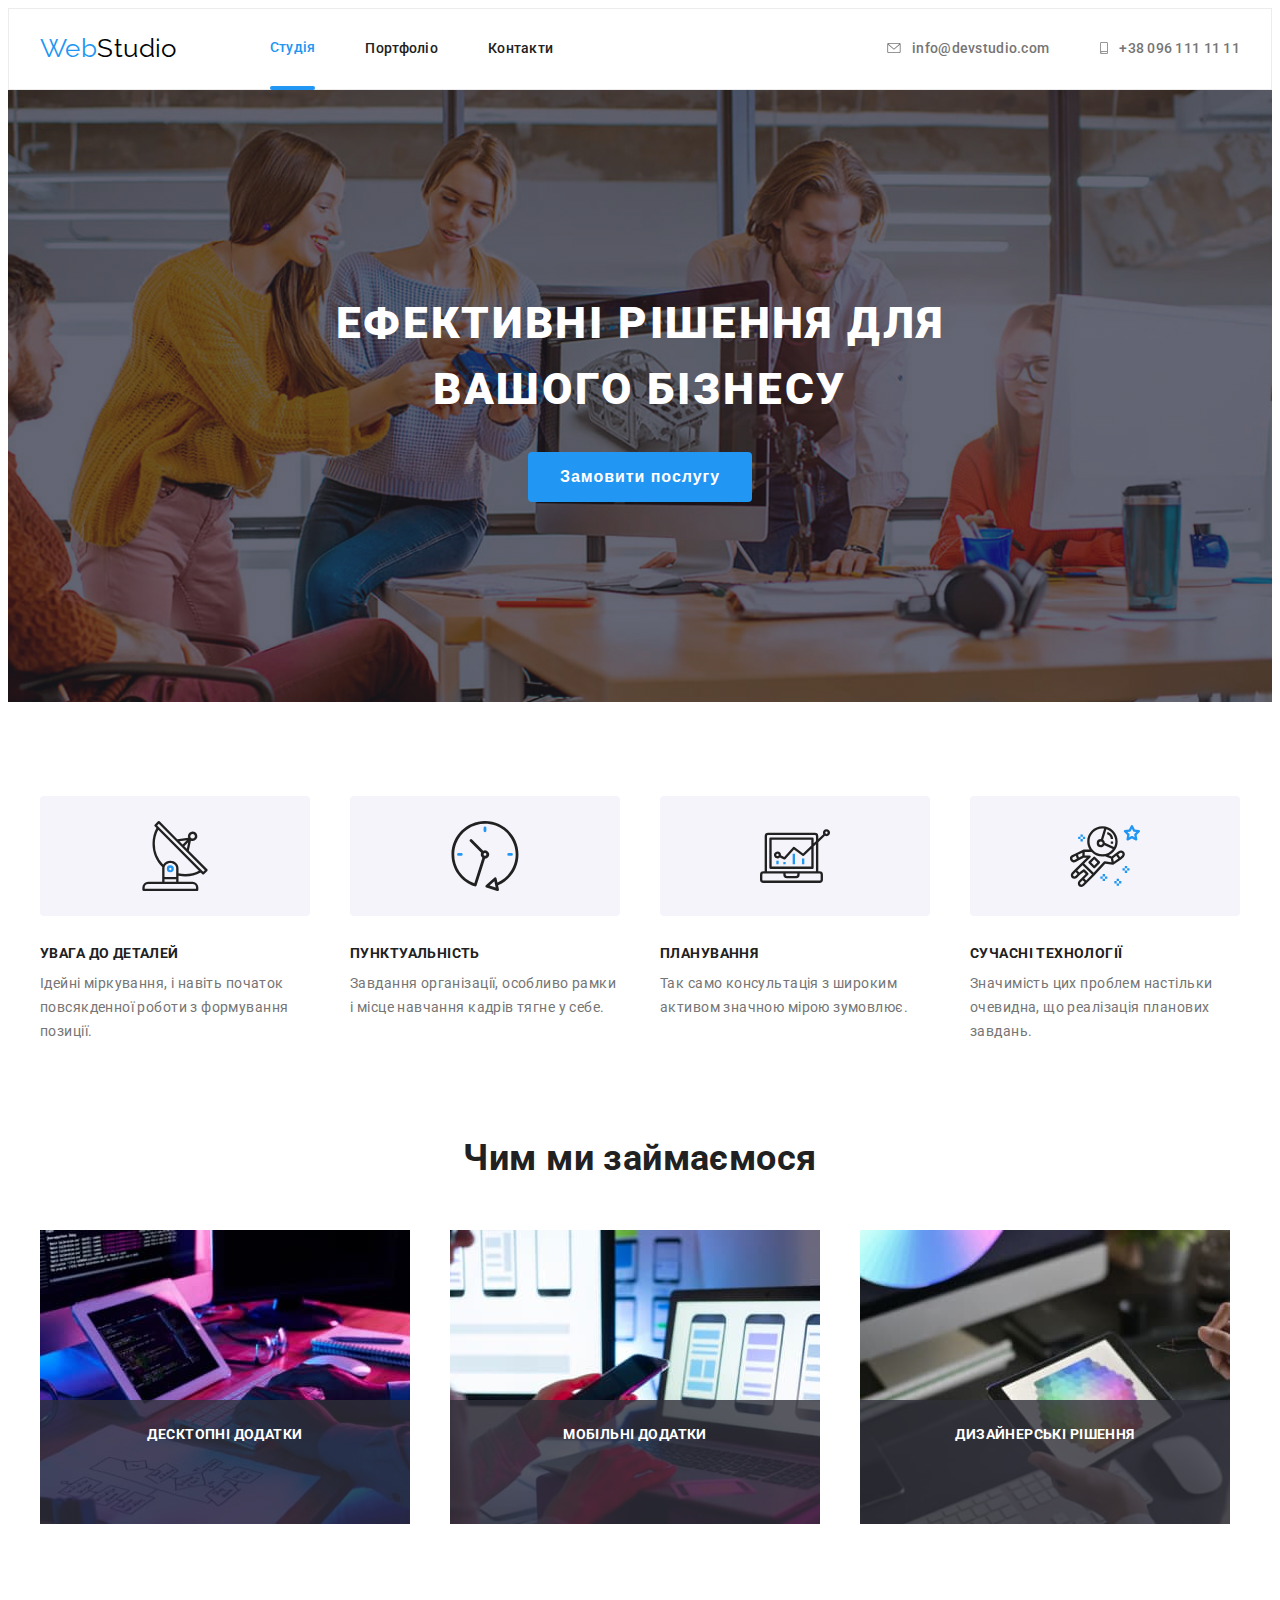
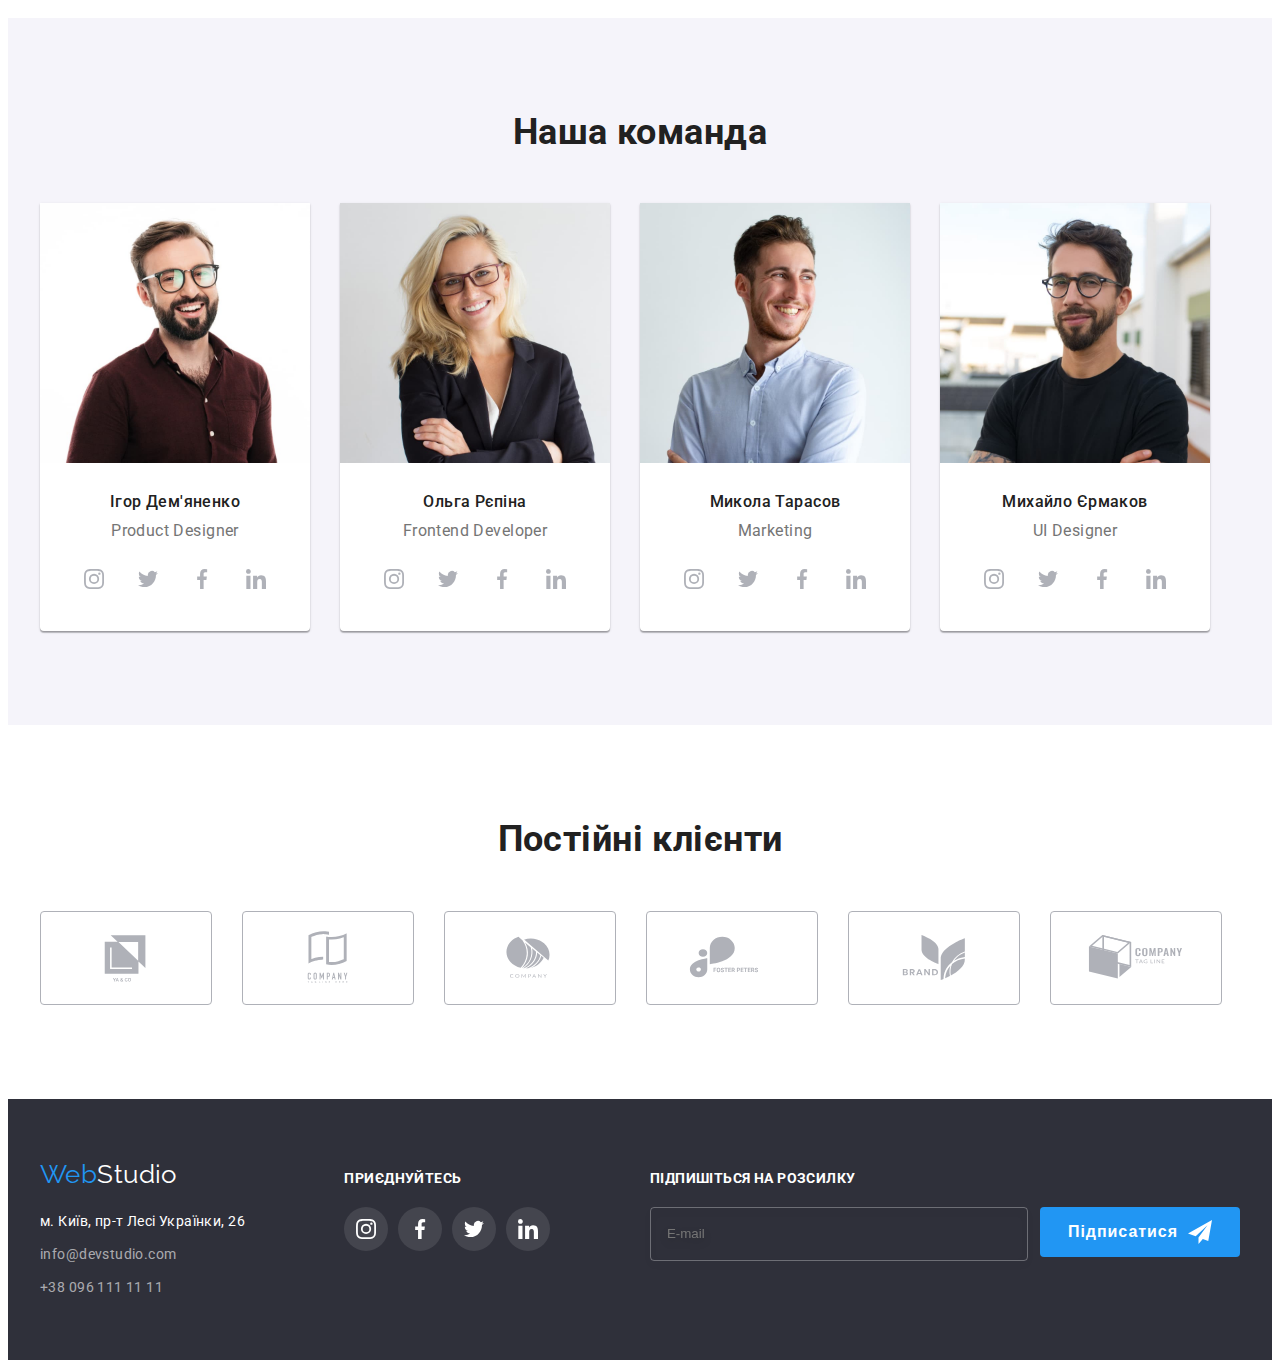
<file: index.html>
<!DOCTYPE html>
<html lang="uk">
  <head>
    <meta charset="UTF-8" />
    <meta http-equiv="X-UA-Compatible" content="IE=edge" />
    <meta name="viewport" content="width=device-width, initial-scale=1.0" />
    <title>Головна</title>
    <link rel="preconnect" href="https://fonts.googleapis.com" />
    <link rel="preconnect" href="https://fonts.gstatic.com" crossorigin />
    <link
      href="https://fonts.googleapis.com/css2?family=Raleway:wght@700&family=Roboto:wght@400;500;700;900&display=swap"
      rel="stylesheet"
    />
    <link
      rel="stylesheet"
      href="https://cdnjs.cloudflare.com/ajax/libs/modern-normalize/1.1.0/modern-normalize.min.css"
      integrity="sha512-wpPYUAdjBVSE4KJnH1VR1HeZfpl1ub8YT/NKx4PuQ5NmX2tKuGu6U/JRp5y+Y8XG2tV+wKQpNHVUX03MfMFn9Q=="
      crossorigin="anonymous"
      referrerpolicy="no-referrer"
    />
    <link rel="stylesheet" href="./CSS/main.min.css" />
  </head>
  <body>
    <header class="header">
      <div class="container header__container">
        <nav class="navigation">
          <a class="logo header_logo link" href="./index.html"
            >Web<span class="logo__part logo__part--dark">Studio</span></a
          >
          <ul class="menu list">
            <li class="menu__item">
              <a class="menu__link link current" href="./index.html">Студія</a>
            </li>
            <li class="menu__item">
              <a class="menu__link link" href="./portolio.html">Портфоліо</a>
            </li>
            <li class="menu__item">
              <a class="menu__link link" href="">Контакти</a>
            </li>
          </ul>
        </nav>
        <div class="contacts header__contacts">
          <ul class="menu list">
            <li class="menu__item">
              <a
                class="menu__link contacts__link link"
                href="mailto:info@devstudio.com"
                >info@devstudio.com
                <svg class="contacts__icon" width="16" height="10">
                  <use href="./images/symbol-defs.svg#icon-envelope"></use></svg
              ></a>
            </li>
            <li class="menu__item">
              <a class="menu__link contacts__link link" href="tel:+380961111111"
                >+38 096 111 11 11
                <svg class="contacts__icon" width="10" height="12">
                  <use href="./images/symbol-defs.svg#icon-smartphone"></use>
                </svg>
              </a>
            </li>
          </ul>
        </div>
      </div>
    </header>
    <main>
      <section class="hero section">
        <div class="container">
          <h1 class="hero__title">Ефективні рішення для вашого бізнесу</h1>
          <button class="btn hero__btn" type="button" data-modal-open>
            Замовити послугу
          </button>
        </div>
      </section>
      <section class="benefits section">
        <div class="container">
          <h2 class="visually-hidden">Переваги</h2>
          <ul class="details list">
            <li class="details__item">
              <div class="details__icon-item">
                <svg class="benefits-icon" width="70" height="70">
                  <use href="./images/symbol-defs.svg#icon-antenna"></use>
                </svg>
              </div>
              <h3 class="details__title list">УВАГА ДО ДЕТАЛЕЙ</h3>
              <p class="details__text">
                Ідейні міркування, і навіть початок повсякденної роботи з
                формування позиції.
              </p>
            </li>
            <li class="details__item">
              <div class="details__icon-item">
                <svg class="benefits-icon" width="70" height="70">
                  <use href="./images/symbol-defs.svg#icon-clock"></use>
                </svg>
              </div>
              <h3 class="details__title list">ПУНКТУАЛЬНІСТЬ</h3>
              <p class="details__text">
                Завдання організації, особливо рамки і місце навчання кадрів
                тягне у себе.
              </p>
            </li>
            <li class="details__item">
              <div class="details__icon-item">
                <svg class="benefits-icon" width="70" height="70">
                  <use href="./images/symbol-defs.svg#icon-diagram"></use>
                </svg>
              </div>
              <h3 class="details__title list">ПЛАНУВАННЯ</h3>
              <p class="details__text">
                Так само консультація з широким активом значною мірою зумовлює.
              </p>
            </li>
            <li class="details__item">
              <div class="details__icon-item">
                <svg class="benefits-icon" width="70" height="70">
                  <use href="./images/symbol-defs.svg#icon-astronaut"></use>
                </svg>
              </div>
              <h3 class="details__title list">СУЧАСНІ ТЕХНОЛОГІЇ</h3>
              <p class="details__text">
                Значимість цих проблем настільки очевидна, що реалізація
                планових завдань.
              </p>
            </li>
          </ul>
        </div>
      </section>
      <section class="activity section">
        <div class="container">
          <h2 class="section-title">Чим ми займаємося</h2>
          <ul class="activity-list list">
            <li class="activity-item">
              <img
                src="./images/img_device1.jpg"
                alt="Дизайн"
                width="370"
                height="294"
              />
              <h3 class="activity-title">Десктопні додатки</h3>
            </li>
            <li class="activity-item">
              <img
                src="./images/img_device2.jpg"
                alt="Дизайн"
                width="370"
                height="294"
              />
              <h3 class="activity-title">Мобільні додатки</h3>
            </li>
            <li class="activity-item">
              <img
                src="./images/img_device3.jpg"
                alt="Дизайн"
                width="370"
                height="294"
              />
              <h3 class="activity-title">Дизайнерські рішення</h3>
            </li>
          </ul>
        </div>
      </section>
      <section class="team section">
        <div class="container">
          <h2 class="section-title">Наша команда</h2>
          <ul class="team-list list">
            <li class="team-item">
              <img
                src="./images/img_team_member1.jpg"
                alt="team member1"
                width="270"
                height="260"
              />
              <div class="team-content">
                <h3 class="team-name">Ігор Дем'яненко</h3>
                <p class="team-text">Product Designer</p>
                <ul class="team-soc-list list">
                  <li class="team-soc-item">
                    <a class="team-soc-link" href="">
                      <svg class="team-soc-icon" width="20" height="20">
                        <use
                          href="./images/symbol-defs.svg#icon-instagram"
                        ></use>
                      </svg>
                    </a>
                  </li>
                  <li class="team-soc-item">
                    <a class="team-soc-link" href="">
                      <svg class="team-soc-icon" width="20" height="20">
                        <use href="./images/symbol-defs.svg#icon-twitter"></use>
                      </svg>
                    </a>
                  </li>
                  <li class="team-soc-item">
                    <a class="team-soc-link" href="">
                      <svg class="team-soc-icon" width="20" height="20">
                        <use
                          href="./images/symbol-defs.svg#icon-facebook"
                        ></use>
                      </svg>
                    </a>
                  </li>
                  <li class="team-soc-item">
                    <a class="team-soc-link" href="">
                      <svg class="team-soc-icon" width="20" height="20">
                        <use
                          href="./images/symbol-defs.svg#icon-linkedin"
                        ></use>
                      </svg>
                    </a>
                  </li>
                </ul>
              </div>
            </li>
            <li class="team-item">
              <img
                src="./images/img_team_member2.jpg"
                alt="team member2"
                width="270"
                height="260"
              />
              <div class="team-content">
                <h3 class="team-name">Ольга Рєпіна</h3>
                <p class="team-text">Frontend Developer</p>
                <ul class="team-soc-list list">
                  <li class="team-soc-item">
                    <a class="team-soc-link" href="">
                      <svg class="team-soc-icon" width="20" height="20">
                        <use
                          href="./images/symbol-defs.svg#icon-instagram"
                        ></use>
                      </svg>
                    </a>
                  </li>
                  <li class="team-soc-item">
                    <a class="team-soc-link" href=""
                      ><svg class="team-soc-icon" width="20" height="20">
                        <use
                          href="./images/symbol-defs.svg#icon-twitter"
                        ></use></svg
                    ></a>
                  </li>
                  <li class="team-soc-item">
                    <a class="team-soc-link" href=""
                      ><svg class="team-soc-icon" width="20" height="20">
                        <use
                          href="./images/symbol-defs.svg#icon-facebook"
                        ></use></svg
                    ></a>
                  </li>
                  <li class="team-soc-item">
                    <a class="team-soc-link" href=""
                      ><svg class="team-soc-icon" width="20" height="20">
                        <use
                          href="./images/symbol-defs.svg#icon-linkedin"
                        ></use></svg
                    ></a>
                  </li>
                </ul>
              </div>
            </li>
            <li class="team-item">
              <img
                src="./images/img_team_member3.jpg"
                alt="team member3"
                width="270"
                height="260"
              />
              <div class="team-content">
                <h3 class="team-name">Микола Тарасов</h3>
                <p class="team-text">Marketing</p>
                <ul class="team-soc-list list">
                  <li class="team-soc-item">
                    <a class="team-soc-link" href=""
                      ><svg class="team-soc-icon" width="20" height="20">
                        <use
                          href="./images/symbol-defs.svg#icon-instagram"
                        ></use></svg
                    ></a>
                  </li>
                  <li class="team-soc-item">
                    <a class="team-soc-link" href=""
                      ><svg class="team-soc-icon" width="20" height="20">
                        <use
                          href="./images/symbol-defs.svg#icon-twitter"
                        ></use></svg
                    ></a>
                  </li>
                  <li class="team-soc-item">
                    <a class="team-soc-link" href=""
                      ><svg class="team-soc-icon" width="20" height="20">
                        <use
                          href="./images/symbol-defs.svg#icon-facebook"
                        ></use></svg
                    ></a>
                  </li>
                  <li class="team-soc-item">
                    <a class="team-soc-link" href=""
                      ><svg class="team-soc-icon" width="20" height="20">
                        <use
                          href="./images/symbol-defs.svg#icon-linkedin"
                        ></use></svg
                    ></a>
                  </li>
                </ul>
              </div>
            </li>
            <li class="team-item">
              <img
                src="./images/img_team_member4.jpg"
                alt="team member4"
                width="270"
                height="260"
              />
              <div class="team-content">
                <h3 class="team-name">Михайло Єрмаков</h3>
                <p class="team-text">UI Designer</p>
                <ul class="team-soc-list list">
                  <li class="team-soc-item">
                    <a class="team-soc-link" href=""
                      ><svg class="team-soc-icon" width="20" height="20">
                        <use
                          href="./images/symbol-defs.svg#icon-instagram"
                        ></use></svg
                    ></a>
                  </li>
                  <li class="team-soc-item">
                    <a class="team-soc-link" href=""
                      ><svg class="team-soc-icon" width="20" height="20">
                        <use
                          href="./images/symbol-defs.svg#icon-twitter"
                        ></use></svg
                    ></a>
                  </li>
                  <li class="team-soc-item">
                    <a class="team-soc-link" href=""
                      ><svg class="team-soc-icon" width="20" height="20">
                        <use
                          href="./images/symbol-defs.svg#icon-facebook"
                        ></use></svg
                    ></a>
                  </li>
                  <li class="team-soc-item">
                    <a class="team-soc-link" href=""
                      ><svg class="team-soc-icon" width="20" height="20">
                        <use
                          href="./images/symbol-defs.svg#icon-linkedin"
                        ></use></svg
                    ></a>
                  </li>
                </ul>
              </div>
            </li>
          </ul>
        </div>
      </section>
      <section class="client section">
        <div class="container">
          <h2 class="section-title">Постійні клієнти</h2>
          <ul class="client-list list">
            <li>
              <a class="client-soc" href="">
                <svg class="client-logo" width="106" height="60">
                  <use href="./images/symbol-defs.svg#icon-Logo1"></use>
                </svg>
              </a>
            </li>
            <li>
              <a class="client-soc" href="">
                <svg class="client-logo" width="106" height="60">
                  <use href="./images/symbol-defs.svg#icon-Logo2"></use>
                </svg>
              </a>
            </li>
            <li>
              <a class="client-soc" href="">
                <svg class="client-logo" width="106" height="60">
                  <use href="./images/symbol-defs.svg#icon-Logo3"></use>
                </svg>
              </a>
            </li>
            <li>
              <a class="client-soc" href="">
                <svg class="client-logo" width="106" height="60">
                  <use href="./images/symbol-defs.svg#icon-Logo4"></use>
                </svg>
              </a>
            </li>
            <li>
              <a class="client-soc" href="">
                <svg class="client-logo" width="106" height="60">
                  <use href="./images/symbol-defs.svg#icon-Logo5"></use>
                </svg>
              </a>
            </li>
            <li>
              <a class="client-soc" href="">
                <svg class="client-logo" width="106" height="60">
                  <use href="./images/symbol-defs.svg#icon-Logo6"></use>
                </svg>
              </a>
            </li>
          </ul>
        </div>
      </section>
    </main>
    <footer class="footer">
      <div class="container footer-content-address">
        <div>
          <a class="logo footer-logo link" href="./index.html"
            >Web<span class="logo__part logo__part--light">Studio</span></a
          >
          <address class="footer-address">
            <ul class="footer-address-list list">
              <li class="footer-item">
                <a
                  class="footer-address-citi link"
                  href="https://goo.gl/maps/vSTLAkK3sx31W2Wp8"
                  target="_blank"
                  >м. Київ, пр-т Лесі Українки, 26</a
                >
              </li>
              <li class="footer-item">
                <a class="footer-address link" href="mailto:info@devstudio.com"
                  >info@devstudio.com</a
                >
              </li>
              <li class="footer-item">
                <a class="footer-address link" href="tel:+380961111111"
                  >+38 096 111 11 11</a
                >
              </li>
            </ul>
          </address>
        </div>
        <div class="footer-soc">
          <h3 class="soc-title">приєднуйтесь</h3>
          <ul class="footer-soc-list list">
            <li class="footer-soc-item">
              <a class="footer-soc-link" href="">
                <svg class="footer-soc-icon" width="20" height="20">
                  <use href="./images/symbol-defs.svg#icon-instagram"></use>
                </svg>
              </a>
            </li>
            <li class="footer-soc-item">
              <a class="footer-soc-link" href="">
                <svg class="footer-soc-icon" width="20" height="20">
                  <use href="./images/symbol-defs.svg#icon-facebook"></use></svg
              ></a>
            </li>
            <li class="footer-soc-item">
              <a class="footer-soc-link" href="">
                <svg class="footer-soc-icon" width="20" height="20">
                  <use href="./images/symbol-defs.svg#icon-twitter"></use></svg
              ></a>
            </li>
            <li class="footer-soc-item">
              <a class="footer-soc-link" href="">
                <svg class="footer-soc-icon" width="20" height="20">
                  <use href="./images/symbol-defs.svg#icon-linkedin"></use></svg
              ></a>
            </li>
          </ul>
        </div>
        <div class="footer-connection">
          <h3 class="connection-title">Підпишіться на розсилку</h3>
          <form class="form-connection">
            <input
              class="footer-connection-input"
              type="email"
              placeholder="E-mail"
              id="email"
            />
            <button type="submit" class="btn connection-btn">
              Підписатися
              <svg class="connection-icon" width="24" height="24">
                <use href="./images/symbol-defs.svg#icon-send"></use>
              </svg>
            </button>
          </form>
        </div>
      </div>
    </footer>
    <div class="backdrop is-hidden" data-modal>
      <div class="modal">
        <button type="button" class="modal-btn" data-modal-close>
          <svg class="modal-icon" width="18" height="18">
            <use href="./images/symbol-defs.svg#icon-close-black"></use>
          </svg>
        </button>
        <p class="modal-title">Залиште свої дані, ми вам передзвонимо</p>
        <form>
          <div class="modal-wrap">
            <label class="modal-label"
              ><span class="modal-label-text">Ім'я</span>
              <span class="inpot-wrap">
                <input class="modal-input" type="text" name="user" />
                <svg class="modal-inpot-icon" width="18" height="18">
                  <use href="./images/symbol-defs.svg#icon-person"></use>
                </svg>
              </span>
            </label>
          </div>
          <div class="modal-wrap">
            <label class="modal-label"
              ><span class="modal-label-text">Телефон</span>
              <span class="inpot-wrap">
                <input class="modal-input" type="tel" name="tel" />
                <svg class="modal-inpot-icon" width="18" height="18">
                  <use href="./images/symbol-defs.svg#icon-phone"></use>
                </svg>
              </span>
            </label>
          </div>
          <div class="modal-wrap">
            <label class="modal-label"
              ><span class="modal-label-text">Пошта</span>
              <span class="inpot-wrap">
                <input class="modal-input" type="email" name="mail" />
                <svg class="modal-inpot-icon" width="18" height="18">
                  <use href="./images/symbol-defs.svg#icon-email"></use>
                </svg>
              </span>
            </label>
          </div>
          <div class="modal-wrap-comment">
            <label class="modal-label-comment"
              ><span class="modal-label-text">Коментар</span>
              <textarea
                class="modal-comment"
                name="user-comment"
                placeholder="Введіть текст"
              ></textarea>
            </label>
          </div>
          <div class="modal-wrap-check">
            <input
              class="input-check visually-hidden"
              type="checkbox"
              name="privacy"
              value="true"
              id="privacy"
            />
            <label for="privacy" class="modal-label-check">
              <span>
                <svg class="check-icon" width="16" height="15">
                  <use href="./images/symbol-defs.svg#icon-check"></use>
                </svg>
              </span>
              Погоджуюся з розсилкою та приймаю
              <a href="">Умови договору</a>
            </label>
          </div>
          <button class="btn form-btn" type="submit">Відправити</button>
        </form>
      </div>
    </div>
    <script src="./js/modal.js"></script>
  </body>
</html>
</file>
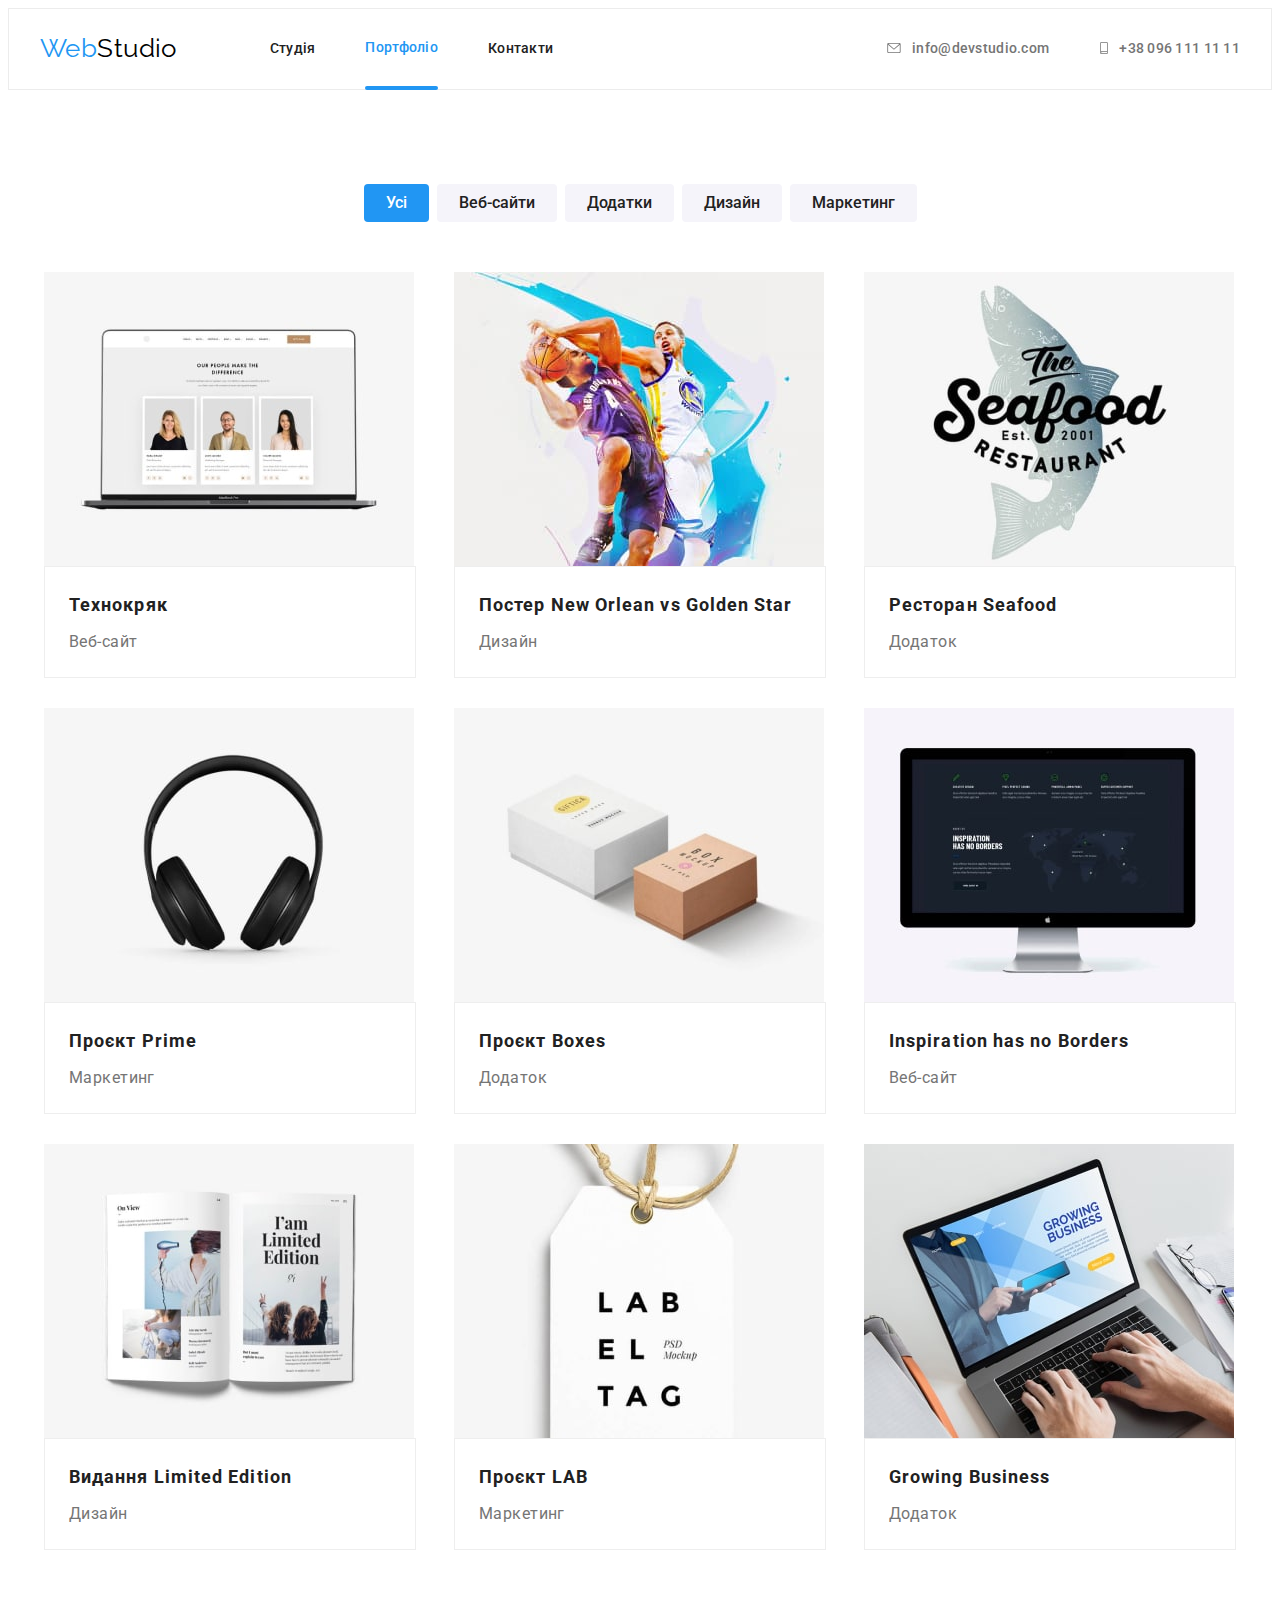
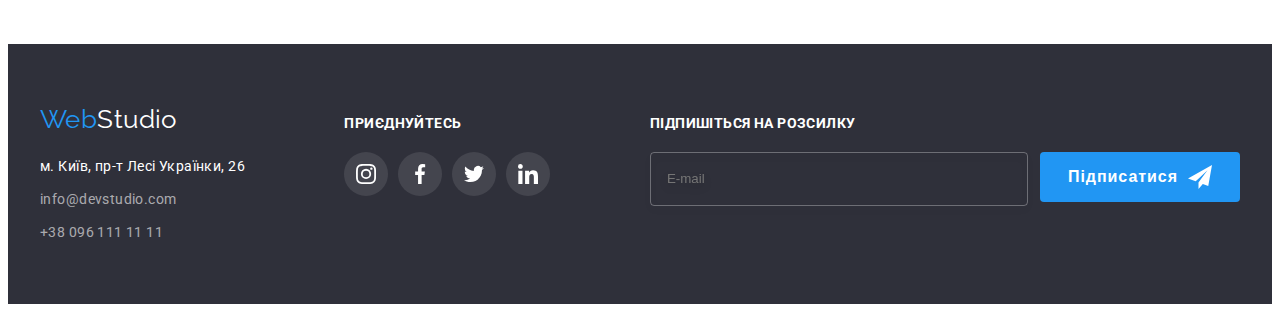
<file: portolio.html>
<!DOCTYPE html>
<html lang="uk">
  <head>
    <meta charset="UTF-8" />
    <meta http-equiv="X-UA-Compatible" content="IE=edge" />
    <meta name="viewport" content="width=device-width, initial-scale=1.0" />
    <title>Портфоліо</title>
    <link rel="preconnect" href="https://fonts.googleapis.com" />
    <link rel="preconnect" href="https://fonts.gstatic.com" crossorigin />
    <link
      href="https://fonts.googleapis.com/css2?family=Raleway:wght@700&family=Roboto:wght@400;500;700;900&display=swap"
      rel="stylesheet"
    />
    <link
      rel="stylesheet"
      href="https://cdnjs.cloudflare.com/ajax/libs/modern-normalize/1.1.0/modern-normalize.min.css"
      integrity="sha512-wpPYUAdjBVSE4KJnH1VR1HeZfpl1ub8YT/NKx4PuQ5NmX2tKuGu6U/JRp5y+Y8XG2tV+wKQpNHVUX03MfMFn9Q=="
      crossorigin="anonymous"
      referrerpolicy="no-referrer"
    />
    <!-- <link rel="stylesheet" href="./CSS/style.css" /> -->
    <link rel="stylesheet" href="./CSS/main.min.css" />
  </head>
  <body>
    <header class="header">
      <div class="container header__container">
        <nav class="navigation">
          <a class="logo header_logo link" href="./index.html"
            >Web<span class="logo__part logo__part--dark">Studio</span></a
          >
          <ul class="menu list">
            <li class="menu__item">
              <a class="menu__link link" href="./index.html">Студія</a>
            </li>
            <li class="menu__item">
              <a class="menu__link link current" href="./portolio.html"
                >Портфоліо</a
              >
            </li>
            <li class="menu__item">
              <a class="menu__link link" href="">Контакти</a>
            </li>
          </ul>
        </nav>
        <div class="contacts header__contacts">
          <ul class="menu list">
            <li class="menu__item">
              <a
                class="menu__link contacts__link link"
                href="mailto:info@devstudio.com"
                >info@devstudio.com
                <svg class="contacts__icon" width="16" height="10">
                  <use href="./images/symbol-defs.svg#icon-envelope"></use></svg
              ></a>
            </li>
            <li class="menu__item">
              <a class="menu__link contacts__link link" href="tel:+380961111111"
                >+38 096 111 11 11
                <svg class="contacts__icon" width="10" height="12">
                  <use href="./images/symbol-defs.svg#icon-smartphone"></use>
                </svg>
              </a>
            </li>
          </ul>
        </div>
      </div>
    </header>
    <main>
      <section class="portfolio section">
        <div class="container">
          <h1 class="visually-hidden">Портфоліо</h1>
          <ul class="portfolio-list">
            <li class="portfolio-item list">
              <button class="portfolio-btn everyone" type="button">Усі</button>
            </li>
            <li class="portfolio-item list">
              <button class="portfolio-btn" type="button">Веб-сайти</button>
            </li>
            <li class="portfolio-item list">
              <button class="portfolio-btn" type="button">Додатки</button>
            </li>
            <li class="portfolio-item list">
              <button class="portfolio-btn" type="button">Дизайн</button>
            </li>
            <li class="portfolio-item list">
              <button class="portfolio-btn" type="button">Маркетинг</button>
            </li>
          </ul>
          <ul class="portfolio-projects-list">
            <li class="portfolio-projects-item list">
              <a class="portfolio-projects-link link" href="">
                <div class="projects-wrap">
                  <img
                    src="./images/img_Technocrack.jpg"
                    alt="Технокряк"
                    width="370"
                    height="294"
                  />
                  <p class="projects-text">
                    Ресурс пропонує комплексні пропозиції з різним рівнем
                    функціоналу та сервісів. Все це дозволить відвідувачу
                    отримати вичерпні відомості про компанію чи приватну особу.
                  </p>
                </div>
                <div class="portfolio-projects-content">
                  <h2 class="portfolio-projects-titl">Технокряк</h2>
                  <p class="portfolio-projects-text">Веб-сайт</p>
                </div>
              </a>
            </li>
            <li class="portfolio-projects-item list">
              <a class="portfolio-projects-link link" href="">
                <div class="projects-wrap">
                  <img
                    src="./images/img_Poster.jpg"
                    alt="Постер New Orlean vs Golden Star"
                    width="370"
                    height="294"
                  />
                  <p class="projects-text">
                    Ресурс пропонує комплексні пропозиції з різним рівнем
                    функціоналу та сервісів. Все це дозволить відвідувачу
                    отримати вичерпні відомості про компанію чи приватну особу.
                  </p>
                </div>
                <div class="portfolio-projects-content">
                  <h2 class="portfolio-projects-titl">
                    Постер New Orlean vs Golden Star
                  </h2>
                  <p class="portfolio-projects-text">Дизайн</p>
                </div>
              </a>
            </li>
            <li class="portfolio-projects-item list">
              <a class="portfolio-projects-link link" href="">
                <div class="projects-wrap">
                  <img
                    src="./images/img_Restaurant.jpg"
                    alt="Ресторан Seafood"
                    width="370"
                    height="294"
                  />
                  <p class="projects-text">
                    Ресурс пропонує комплексні пропозиції з різним рівнем
                    функціоналу та сервісів. Все це дозволить відвідувачу
                    отримати вичерпні відомості про компанію чи приватну особу.
                  </p>
                </div>
                <div class="portfolio-projects-content">
                  <h2 class="portfolio-projects-titl">Ресторан Seafood</h2>
                  <p class="portfolio-projects-text">Додаток</p>
                </div>
              </a>
            </li>
            <li class="portfolio-projects-item list">
              <a class="portfolio-projects-link link" href="">
                <div class="projects-wrap">
                  <img
                    src="./images/img_Project_Prime.jpg"
                    alt="Проєкт Prime"
                    width="370"
                    height="294"
                  />
                  <p class="projects-text">
                    Ресурс пропонує комплексні пропозиції з різним рівнем
                    функціоналу та сервісів. Все це дозволить відвідувачу
                    отримати вичерпні відомості про компанію чи приватну особу.
                  </p>
                </div>
                <div class="portfolio-projects-content">
                  <h2 class="portfolio-projects-titl">Проєкт Prime</h2>
                  <p class="portfolio-projects-text">Маркетинг</p>
                </div>
              </a>
            </li>
            <li class="portfolio-projects-item list">
              <a class="portfolio-projects-link link" href="">
                <div class="projects-wrap">
                  <img
                    src="./images/img_Project_Boxes.jpg"
                    alt="Проєкт Boxes"
                    width="370"
                    height="294"
                  />
                  <p class="projects-text">
                    Ресурс пропонує комплексні пропозиції з різним рівнем
                    функціоналу та сервісів. Все це дозволить відвідувачу
                    отримати вичерпні відомості про компанію чи приватну особу.
                  </p>
                </div>
                <div class="portfolio-projects-content">
                  <h2 class="portfolio-projects-titl">Проєкт Boxes</h2>
                  <p class="portfolio-projects-text">Додаток</p>
                </div>
              </a>
            </li>
            <li class="portfolio-projects-item list">
              <a class="portfolio-projects-link link" href="">
                <div class="projects-wrap">
                  <img
                    src="./images/img_Inspiration_has_no_Borders.jpg"
                    alt="Inspiration has no Borders"
                    width="370"
                    height="294"
                  />
                  <p class="projects-text">
                    Ресурс пропонує комплексні пропозиції з різним рівнем
                    функціоналу та сервісів. Все це дозволить відвідувачу
                    отримати вичерпні відомості про компанію чи приватну особу.
                  </p>
                </div>
                <div class="portfolio-projects-content">
                  <h2 class="portfolio-projects-titl">
                    Inspiration has no Borders
                  </h2>
                  <p class="portfolio-projects-text">Веб-сайт</p>
                </div>
              </a>
            </li>
            <li class="portfolio-projects-item list">
              <a class="portfolio-projects-link link" href="">
                <div class="projects-wrap">
                  <img
                    src="./images/img_EditionLimitedEdition.jpg"
                    alt="Видання Limited Edition"
                    width="370"
                    height="294"
                  />
                  <p class="projects-text">
                    Ресурс пропонує комплексні пропозиції з різним рівнем
                    функціоналу та сервісів. Все це дозволить відвідувачу
                    отримати вичерпні відомості про компанію чи приватну особу.
                  </p>
                </div>
                <div class="portfolio-projects-content">
                  <h2 class="portfolio-projects-titl">
                    Видання Limited Edition
                  </h2>
                  <p class="portfolio-projects-text">Дизайн</p>
                </div>
              </a>
            </li>
            <li class="portfolio-projects-item list">
              <a class="portfolio-projects-link link" href="">
                <div class="projects-wrap">
                  <img
                    src="./images/img_Project_LAB.jpg"
                    alt="Проєкт LAB"
                    width="370"
                    height="294"
                  />
                  <p class="projects-text">
                    Ресурс пропонує комплексні пропозиції з різним рівнем
                    функціоналу та сервісів. Все це дозволить відвідувачу
                    отримати вичерпні відомості про компанію чи приватну особу.
                  </p>
                </div>
                <div class="portfolio-projects-content">
                  <h2 class="portfolio-projects-titl">Проєкт LAB</h2>
                  <p class="portfolio-projects-text">Маркетинг</p>
                </div>
              </a>
            </li>
            <li class="portfolio-projects-item list">
              <a class="portfolio-projects-link link" href="">
                <div class="projects-wrap">
                  <img
                    src="./images/img_Growing_Business.jpg"
                    alt="Growing Business"
                    width="370"
                    height="294"
                  />
                  <p class="projects-text">
                    Ресурс пропонує комплексні пропозиції з різним рівнем
                    функціоналу та сервісів. Все це дозволить відвідувачу
                    отримати вичерпні відомості про компанію чи приватну особу.
                  </p>
                </div>
                <div class="portfolio-projects-content">
                  <h2 class="portfolio-projects-titl">Growing Business</h2>
                  <p class="portfolio-projects-text">Додаток</p>
                </div>
              </a>
            </li>
          </ul>
        </div>
      </section>
    </main>
    <footer class="footer">
      <div class="container footer-content-address">
        <div>
          <a class="logo footer-logo link" href="./index.html"
            >Web<span class="logo__part logo__part--light">Studio</span></a
          >
          <address class="footer-address">
            <ul class="footer-address-list list">
              <li class="footer-item">
                <a
                  class="footer-address-citi link"
                  href="https://goo.gl/maps/vSTLAkK3sx31W2Wp8"
                  target="_blank"
                  >м. Київ, пр-т Лесі Українки, 26</a
                >
              </li>
              <li class="footer-item">
                <a class="footer-address link" href="mailto:info@devstudio.com"
                  >info@devstudio.com</a
                >
              </li>
              <li class="footer-item">
                <a class="footer-address link" href="tel:+380961111111"
                  >+38 096 111 11 11</a
                >
              </li>
            </ul>
          </address>
        </div>
        <div class="footer-soc">
          <h3 class="soc-title">приєднуйтесь</h3>
          <ul class="footer-soc-list list">
            <li class="footer-soc-item">
              <a class="footer-soc-link" href="">
                <svg class="footer-soc-icon" width="20" height="20">
                  <use href="./images/symbol-defs.svg#icon-instagram"></use>
                </svg>
              </a>
            </li>
            <li class="footer-soc-item">
              <a class="footer-soc-link" href="">
                <svg class="footer-soc-icon" width="20" height="20">
                  <use href="./images/symbol-defs.svg#icon-facebook"></use></svg
              ></a>
            </li>
            <li class="footer-soc-item">
              <a class="footer-soc-link" href="">
                <svg class="footer-soc-icon" width="20" height="20">
                  <use href="./images/symbol-defs.svg#icon-twitter"></use></svg
              ></a>
            </li>
            <li class="footer-soc-item">
              <a class="footer-soc-link" href="">
                <svg class="footer-soc-icon" width="20" height="20">
                  <use href="./images/symbol-defs.svg#icon-linkedin"></use></svg
              ></a>
            </li>
          </ul>
        </div>
        <div class="footer-connection">
          <h3 class="connection-title">Підпишіться на розсилку</h3>
          <form class="form-connection">
            <input
              class="footer-connection-input"
              type="email"
              placeholder="E-mail"
              id="email"
            />
            <button type="submit" class="btn connection-btn">
              Підписатися
              <svg class="connection-icon" width="24" height="24">
                <use href="./images/symbol-defs.svg#icon-send"></use>
              </svg>
            </button>
          </form>
        </div>
      </div>
    </footer>
  </body>
</html>
</file>
<file: CSS/main.min.css>
:root{--link-text-color: #212121;--title-color: #212121;--text-color: #757575;--contacts-color: #757575;--accent-color: #2196f3;--team-name-color: #212121;--hero-color: #ffffff}.visually-hidden{position:absolute;width:1px;height:1px;margin:-1px;border:0;padding:0;white-space:nowrap;-webkit-clip-path:inset(100%);clip-path:inset(100%);clip:rect(0 0 0 0);overflow:hidden}p,h1,h2,h3,h4,h5,h6{margin:0px}ul,ol{margin:0;padding-left:0}img{display:block;max-width:100%;height:auto}body{font-family:"Roboto",sans-serif;color:var(--title-color);letter-spacing:.03em;font-size:14px}.link{text-decoration:none}.list{list-style:none}.container{width:1200px;padding-left:15px;padding-right:15px;margin:0 auto}.btn{font-weight:700;font-size:16px;line-height:1.88;display:block;text-align:center;letter-spacing:.06em;color:var(--hero-color);cursor:pointer;margin:0 auto;background:var(--accent-color);border-radius:4px;border:none;height:50px}.section{padding-top:94px;padding-bottom:94px}.section-title{font-size:36px;line-height:1.16;text-align:center;margin-bottom:50px}.logo{font-family:"Raleway",sans-serif;font-style:normal;font-size:26px;line-height:1.1923076923;color:var(--accent-color)}.logo__part--dark{color:#000}.logo__part--light{color:var(--hero-color)}.backdrop{position:fixed;width:100%;height:100%;left:0px;top:0px;background:rgba(0,0,0,.2);transition:opacity 250ms linear,visibility 250ms linear}.modal{width:528px;height:581px;background-color:var(--hero-color);box-shadow:0px 1px 3px rgba(0,0,0,.12),0px 1px 1px rgba(0,0,0,.14),0px 2px 1px rgba(0,0,0,.2);border-radius:4px;position:absolute;top:50%;left:50%;transform:translate(-50%, -50%) scaleX(1);transition:transform 250ms linear;padding:40px}.backdrop.is-hidden .modal{transform:translate(-50%, -50%) scaleX(0)}.modal-btn{width:30px;height:30px;background:var(--hero-color);border:1px solid rgba(0,0,0,.1);border-radius:50%;position:absolute;top:8px;right:8px;display:flex;justify-content:center;align-items:center;padding:0;cursor:pointer}.modal-btn:focus .modal-icon{fill:var(--accent-color)}.is-hidden{opacity:0;visibility:hidden;pointer-events:none}.modal-title{font-weight:700;font-size:20px;line-height:1.15;text-align:center;margin-bottom:12px}.modal-input{width:100%;height:40px;border:1px solid rgba(33,33,33,.2);border-radius:4px;outline:rgba(0,0,0,0);transition:border-color 250ms cubic-bezier(0.4, 0, 0.2, 1);padding-left:42px}.modal-input:focus{border-color:var(--accent-color)}.modal-wrap-comment{margin-bottom:20px}.modal-wrap{margin-bottom:10px}.inpot-wrap{display:block;position:relative}.modal-inpot-icon{position:absolute;top:50%;transform:translateY(-50%);left:12px;fill:var(--team-name-color)}.modal-input:focus+.modal-inpot-icon{fill:var(--accent-color)}.modal-comment{display:block;width:100%;height:120px;border:1px solid rgba(33,33,33,.2);border-radius:4px;padding:12px 16px;resize:none;outline:rgba(0,0,0,0);transition:border-color 250ms cubic-bezier(0.4, 0, 0.2, 1)}.modal-comment:focus{border-color:var(--accent-color)}.modal-comment::-moz-placeholder{font-size:12px;line-height:1.16;letter-spacing:.01em;color:rgba(117,117,117,.5)}.modal-comment:-ms-input-placeholder{font-size:12px;line-height:1.16;letter-spacing:.01em;color:rgba(117,117,117,.5)}.modal-comment::placeholder{font-size:12px;line-height:1.16;letter-spacing:.01em;color:rgba(117,117,117,.5)}.modal-label-comment{display:block}.modal-label-text{font-size:12px;line-height:1.1666666667;letter-spacing:.01em;color:var(--text-color);display:block;margin-bottom:4px}.modal-label{display:block}.modal-label-check{line-height:1.7142857143;color:var(--text-color);display:flex;justify-content:center;align-items:center}.modal-label-check a{color:var(--accent-color)}.modal-label-check span{width:16px;height:15px;border:2px solid #212121;border-radius:2px;margin-right:8px;display:flex;justify-content:center;align-items:center;fill:rgba(0,0,0,0);transition:border-color 250ms cubic-bezier(0.4, 0, 0.2, 1)}.modal-wrap-check{margin-bottom:30px}.input-check:checked+.modal-label-check span{background-color:var(--accent-color);border-color:rgba(0,0,0,0);fill:var(--hero-color)}.input-check:focus+.modal-label-check span{border-color:var(--accent-color)}.form-btn{min-width:200px;padding:10px 32px;transition:box-shadow 250ms cubic-bezier(0.4, 0, 0.2, 1)}.form-btn:hover,.form-btn:focus{box-shadow:0px 4px 4px rgba(0,0,0,.15)}.header{border:1px solid #ececec;padding-top:24px;padding-bottom:25px}.header__container{display:flex;align-items:center}.navigation{display:flex;align-items:center}.header_logo{margin-right:93px}.menu{display:flex;gap:50px}.menu__link{font-weight:500;line-height:1.14;letter-spacing:.02em;color:var(--link-text-color);transition:color 250ms cubic-bezier(0.4, 0, 0.2, 1)}.header__contacts{margin-left:auto}.menu__link:hover,.menu__link:focus{color:var(--accent-color)}.contacts__link,.contacts__icon{color:var(--contacts-color)}.contacts__icon{margin-right:10px;fill:currentColor}.contacts__link:hover .contacts__icon,.contacts__link:focus .contacts__icon{fill:var(--accent-color)}.contacts__link{display:flex;flex-direction:row-reverse;align-items:center}.contacts__link:hover,.contacts__link:focus{color:var(--accent-color)}.current{color:var(--accent-color);display:flex;position:relative}.current::after{content:"";width:100%;height:4px;background:var(--accent-color);border-radius:2px;position:absolute;bottom:-34px}.hero{background-color:#2f303a;padding-top:200px;padding-bottom:200px;background-image:linear-gradient(rgba(47, 48, 58, 0.4), rgba(47, 48, 58, 0.4)),url(../images/Img_hero.jpg);max-width:1600px;margin:0 auto;background-repeat:no-repeat;background-position:center;background-size:cover}.hero__title{font-weight:900;font-size:44px;line-height:1.5;text-align:center;letter-spacing:.06em;text-transform:uppercase;color:var(--hero-color);max-width:696px;margin:0 auto}.hero__btn{padding:10px 32px;min-width:216px;margin-top:30px;transition:box-shadow 250ms cubic-bezier(0.4, 0, 0.2, 1)}.hero__btn:hover,.hero__btn:focus{box-shadow:0px 4px 4px rgba(0,0,0,.15)}.details{display:flex;justify-content:space-between;gap:30px}.details__title{font-size:14px;line-height:1.14;text-transform:uppercase;margin-bottom:10px}.details__text{line-height:1.71;color:var(--text-color);max-width:270px}.details__icon-item{width:270px;height:120px;background:#f5f4fa;border-radius:4px;display:flex;justify-content:center;align-items:center;gap:30px;margin-bottom:30px}.activity{padding-top:0}.activity-list{display:flex;gap:30px}.activity-item{width:calc((100% - 60px)/3);position:relative}.activity-title{font-size:14px;line-height:1.14;text-align:center;text-transform:uppercase;color:var(--hero-color)}.activity-title{width:370px;height:70px;background:rgba(47,48,58,.8);padding:27px 0;position:absolute;bottom:0}.team{background:#f5f4fa}.team-content{padding:30px 0;max-width:270px}.team-item{width:calc((100% - 120px)/4);background:var(--hero-color);box-shadow:0px 1px 3px rgba(0,0,0,.12),0px 1px 1px rgba(0,0,0,.14),0px 2px 1px rgba(0,0,0,.2);border-radius:0px 0px 4px 4px}.team-list{display:flex;gap:30px}.team-name{font-weight:500;font-size:16px;line-height:1.18;text-align:center;margin-bottom:10px}.team-text{font-size:16px;line-height:1.18;text-align:center;color:var(--text-color);margin-bottom:16px}.team-soc-link{width:44px;height:44px;border-radius:50%;background-color:var(--hero-color);display:flex;justify-content:center;align-items:center;transition:background-color 250ms cubic-bezier(0.4, 0, 0.2, 1)}.team-soc-link:hover,.team-soc-link:focus{background-color:var(--accent-color)}.team-soc-icon{fill:#afb1b8;transition:fill 250ms cubic-bezier(0.4, 0, 0.2, 1)}.team-soc-link:hover .team-soc-icon,.team-soc-link:focus .team-soc-icon{fill:#fff}.team-soc-list{display:flex;gap:10px;justify-content:center}.team-soc-item{gap:10px}.client-list{display:flex;gap:30px}.client-soc{width:170px;height:92px;border:1px solid #afb1b8;border-radius:4px;background-color:var(--hero-color);display:flex;justify-content:center;align-items:center;cursor:pointer;transition:border 250ms cubic-bezier(0.4, 0, 0.2, 1)}.client-soc:hover,.client-soc:focus{border:1px solid var(--accent-color)}.client-logo{fill:#afb1b8;transition:fill 250ms cubic-bezier(0.4, 0, 0.2, 1)}.client-soc:hover .client-logo,.client-soc:focus .client-logo{fill:var(--accent-color)}.footer{background-color:#2f303a;padding:60px 0}.footer-logo{display:block;margin-bottom:20px}.footer-address-citi{font-style:normal;line-height:1.71;color:var(--hero-color)}.footer-address{font-style:normal;line-height:1.71;color:rgba(255,255,255,.6);transition:color 250ms cubic-bezier(0.4, 0, 0.2, 1)}.footer-address:hover,.footer-address:focus{color:var(--accent-color)}.footer-item:not(:last-child){margin-bottom:9px}.footer-content-address{display:flex;align-items:baseline;justify-content:space-between}.footer-connection-input{min-width:358px;height:50px;border:1px solid rgba(255,255,255,.3);filter:drop-shadow(0px 4px 4px rgba(0, 0, 0, 0.15));border-radius:4px;background-color:rgba(0,0,0,0);color:#fff;margin-right:12px;padding-left:16px}.form-connection{display:flex}.connection-btn{min-width:200px;padding:10px 28px;display:flex;align-items:center;justify-content:center}.connection-icon{fill:var(--hero-color);margin-left:10px}.soc-title,.connection-title{font-size:14px;line-height:1.14;text-transform:uppercase;color:var(--hero-color);margin-bottom:20px}.footer-soc-link{width:44px;height:44px;border-radius:50%;background-color:rgba(255,255,255,.1);display:flex;justify-content:center;align-items:center;transition:background-color 250ms cubic-bezier(0.4, 0, 0.2, 1)}.footer-soc-link:hover,.footer-soc-link:focus{background-color:var(--accent-color)}.footer-soc-icon{fill:var(--hero-color)}.footer-soc-list{display:flex;gap:10px}.portfolio-list{display:flex;justify-content:center;gap:8px;margin-bottom:50px}.portfolio-btn{font-family:inherit;font-style:normal;font-weight:500;font-size:16px;line-height:1.62;text-align:center;color:#212121;cursor:pointer;background:#f5f4fa;border-radius:4px;padding:6px 22px;border:none;transition:color 250ms cubic-bezier(0.4, 0, 0.2, 1),background-color 250ms cubic-bezier(0.4, 0, 0.2, 1),box-shadow 250ms cubic-bezier(0.4, 0, 0.2, 1)}.portfolio-btn:hover,.portfolio-btn:focus{color:var(--hero-color);background-color:var(--accent-color);box-shadow:0px 3px 1px rgba(0,0,0,.1),0px 1px 2px rgba(0,0,0,.08),0px 2px 2px rgba(0,0,0,.12)}.everyone{background-color:var(--accent-color);color:var(--hero-color)}.portfolio-projects-titl{font-size:18px;line-height:2;letter-spacing:.06em;color:var(--title-color);margin-bottom:4px}.portfolio-projects-text{font-size:16px;line-height:1.87;color:var(--text-color)}.portfolio-projects-content{padding:20px 24px;min-width:322px;background:var(--hero-color);border:1px solid #eee}.portfolio-projects-list{display:flex;flex-wrap:wrap;gap:30px}.portfolio-projects-item{max-width:calc((100% - 60px)/3);margin:0 auto}.portfolio-projects-link{display:block;transition:box-shadow 250ms cubic-bezier(0.4, 0, 0.2, 1)}.portfolio-projects-link:hover,.portfolio-projects-link:focus{box-shadow:0px 1px 1px rgba(0,0,0,.12),0px 4px 4px rgba(0,0,0,.06),1px 4px 6px rgba(0,0,0,.16)}.projects-wrap{position:relative;overflow:hidden}.projects-text{font-size:18px;line-height:1.5555555556;color:var(--hero-color);background:rgba(33,150,243,.9);max-width:370px;height:100%;padding:63px 24px;position:absolute;top:0;left:0;transform:translateY(100%);transition:transform 250ms linear;overflow:auto}.portfolio-projects-link:hover .projects-text,.portfolio-projects-link:focus .projects-text{transform:translateY(0)}/*# sourceMappingURL=main.min.css.map */
</file>
